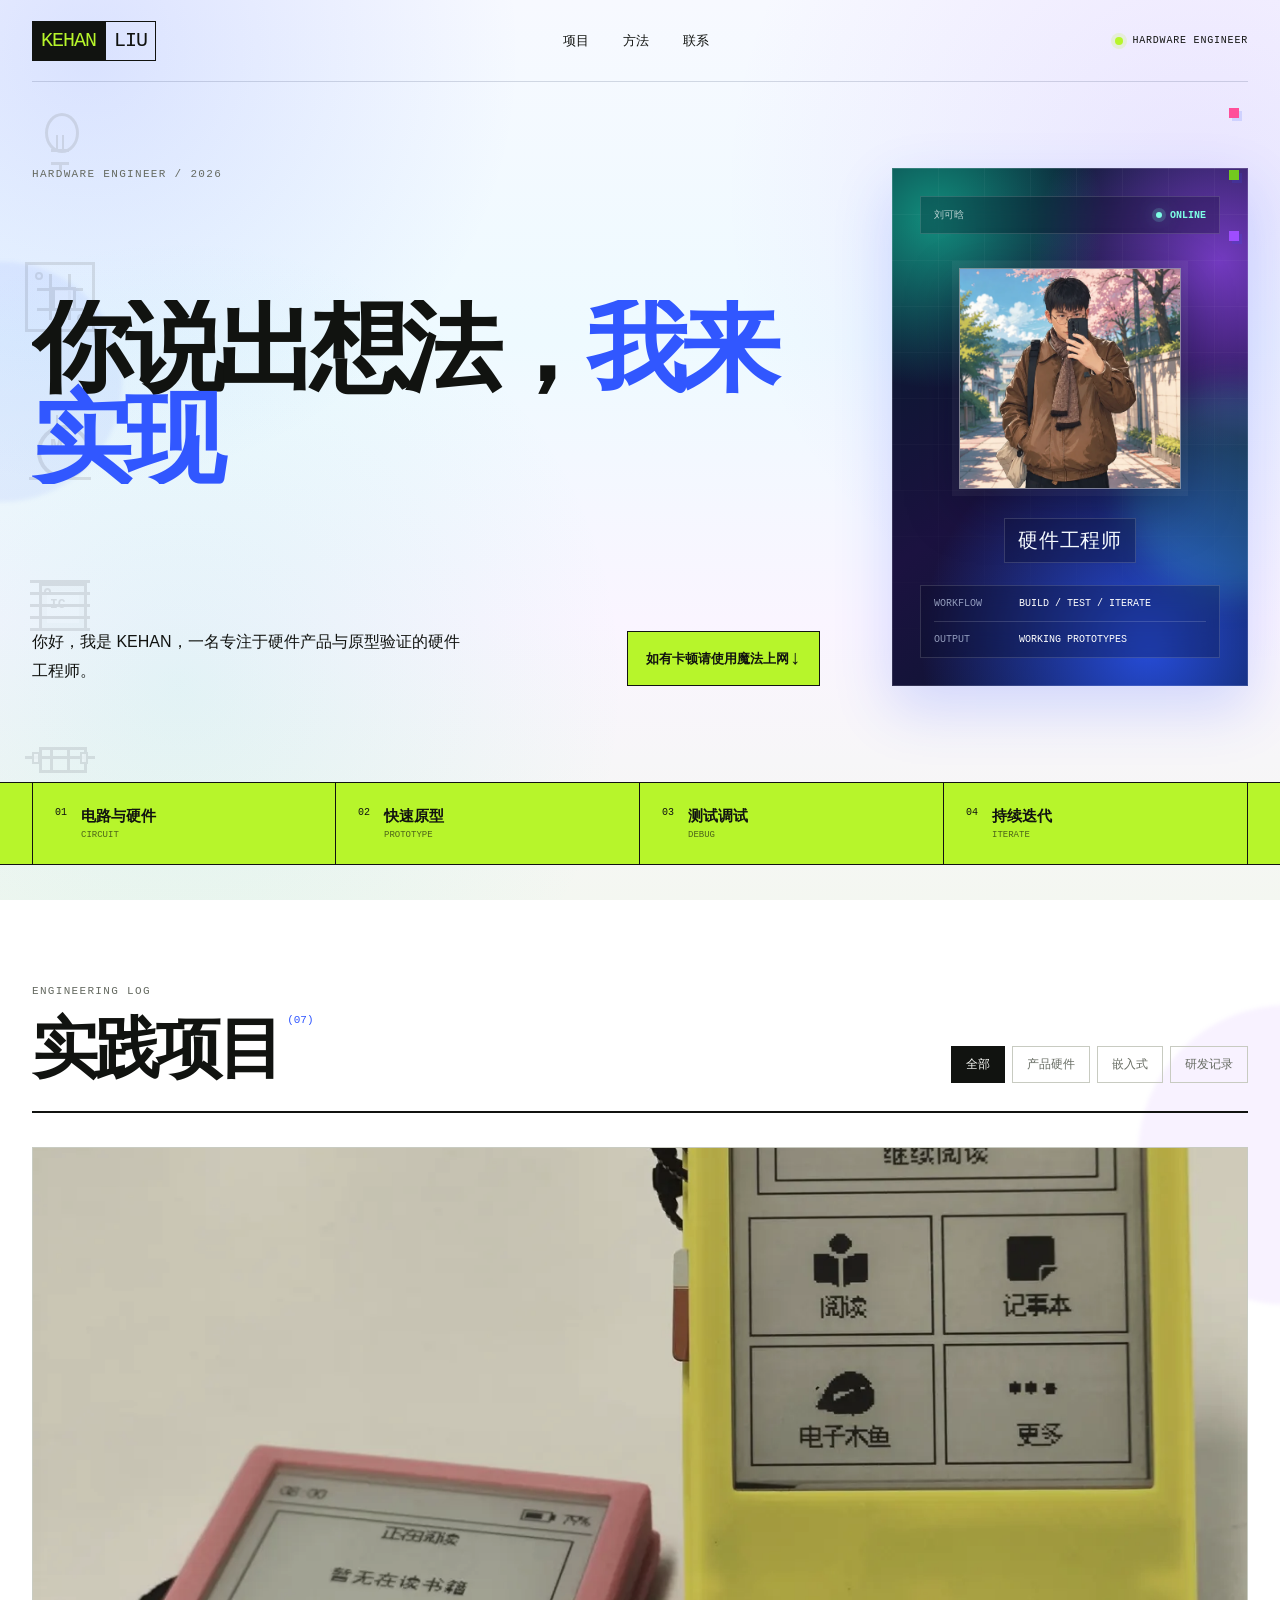
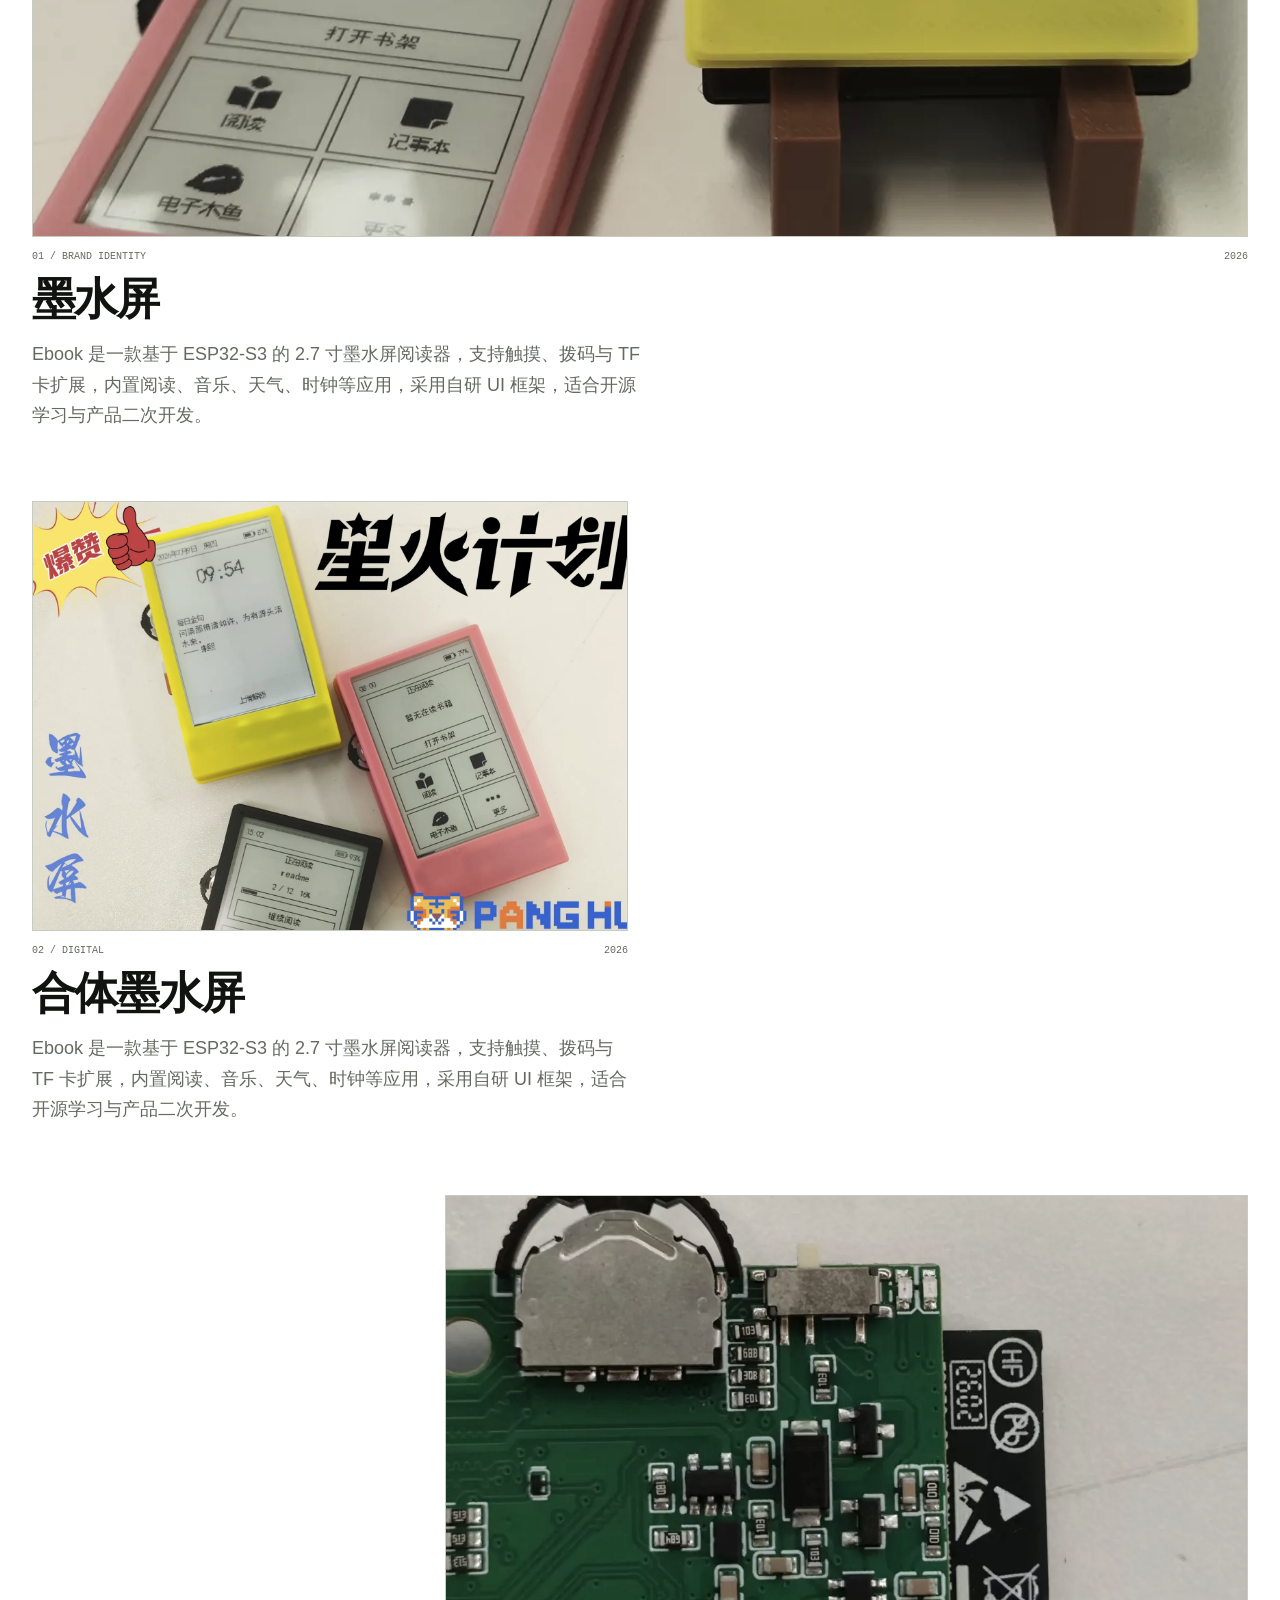
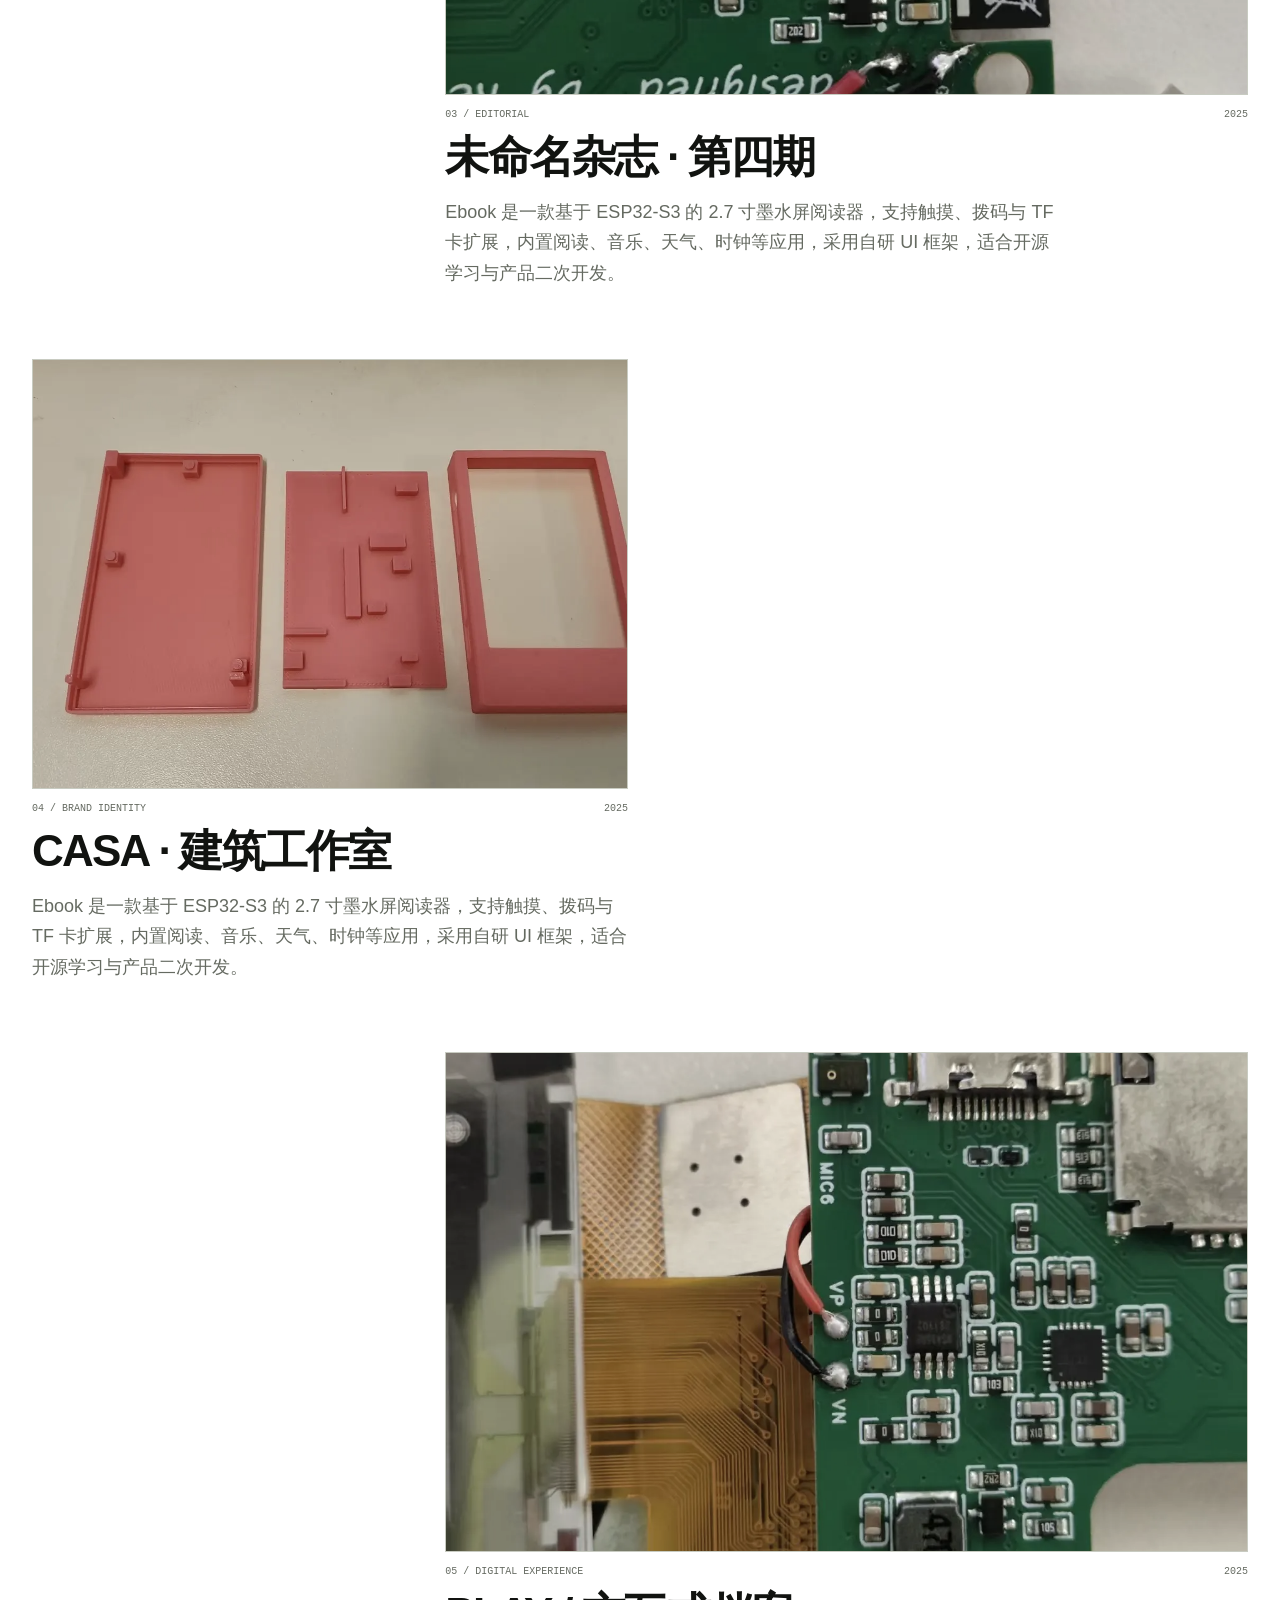
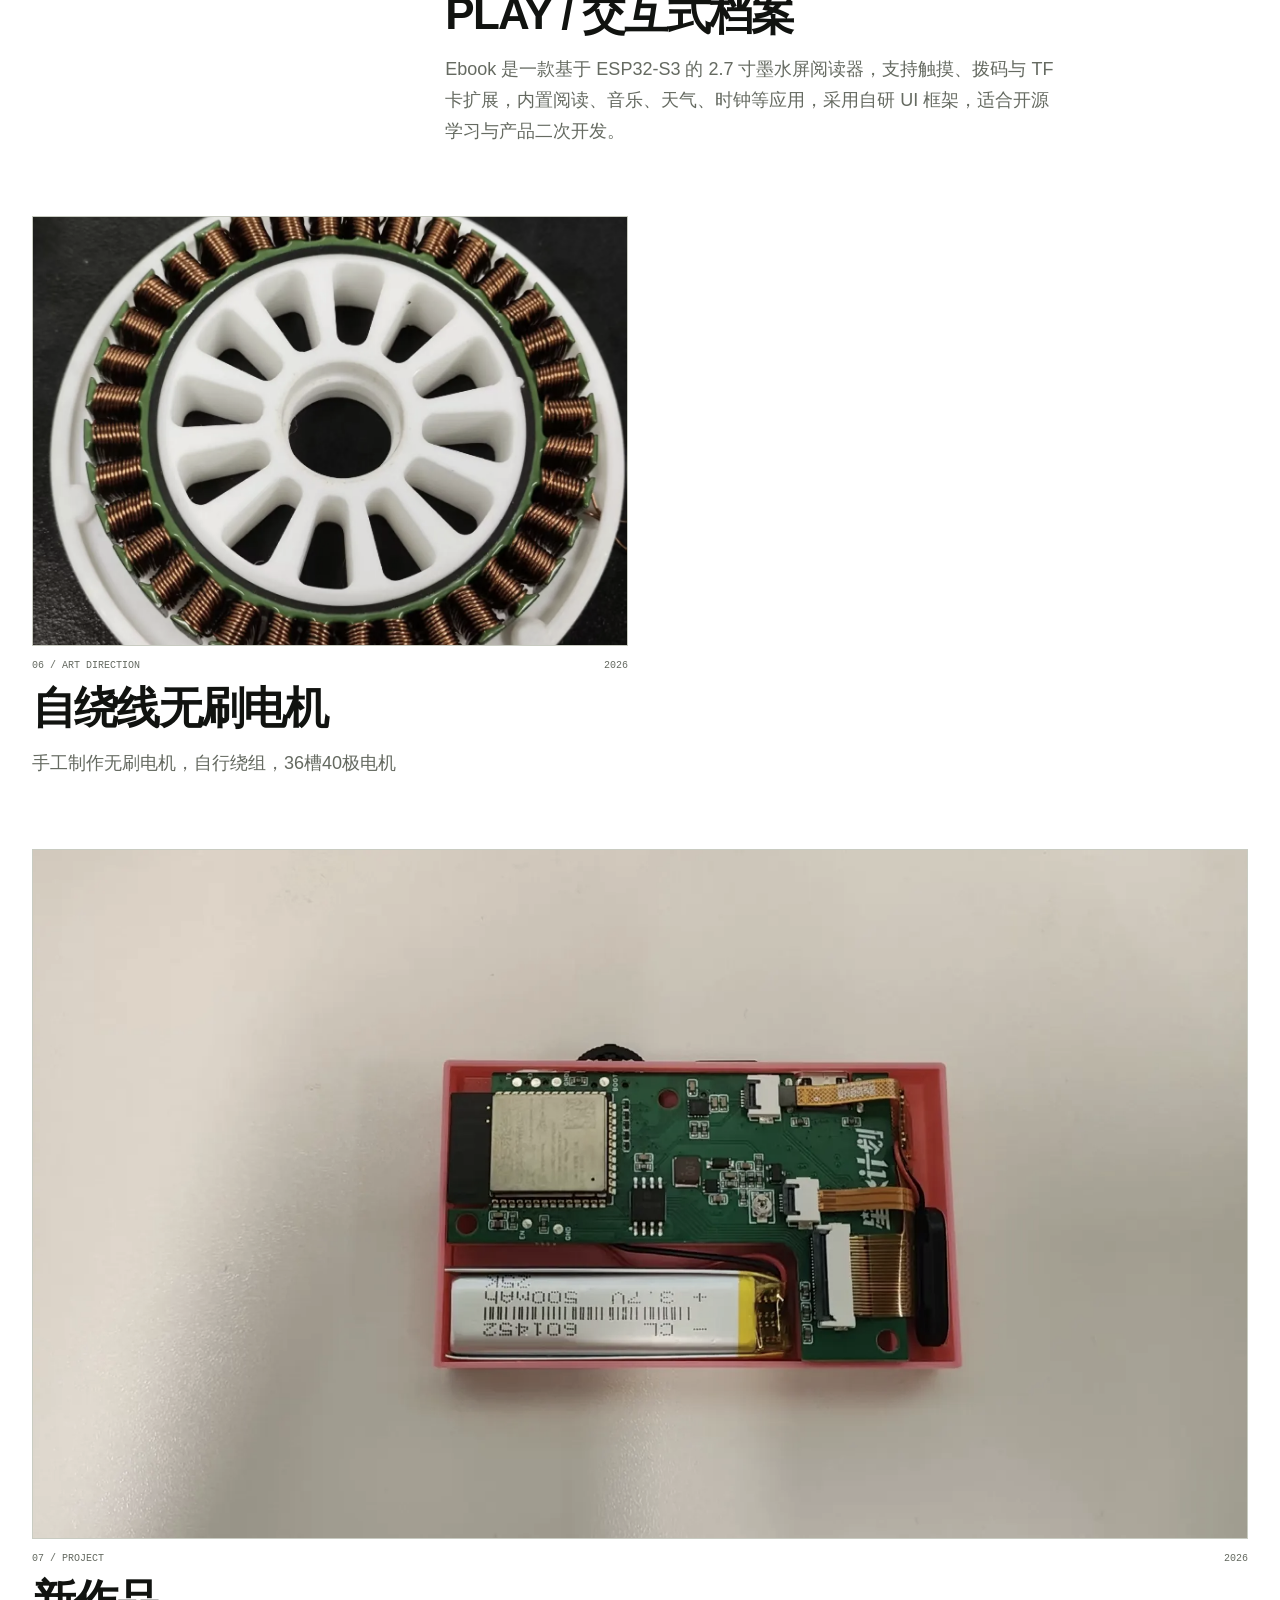
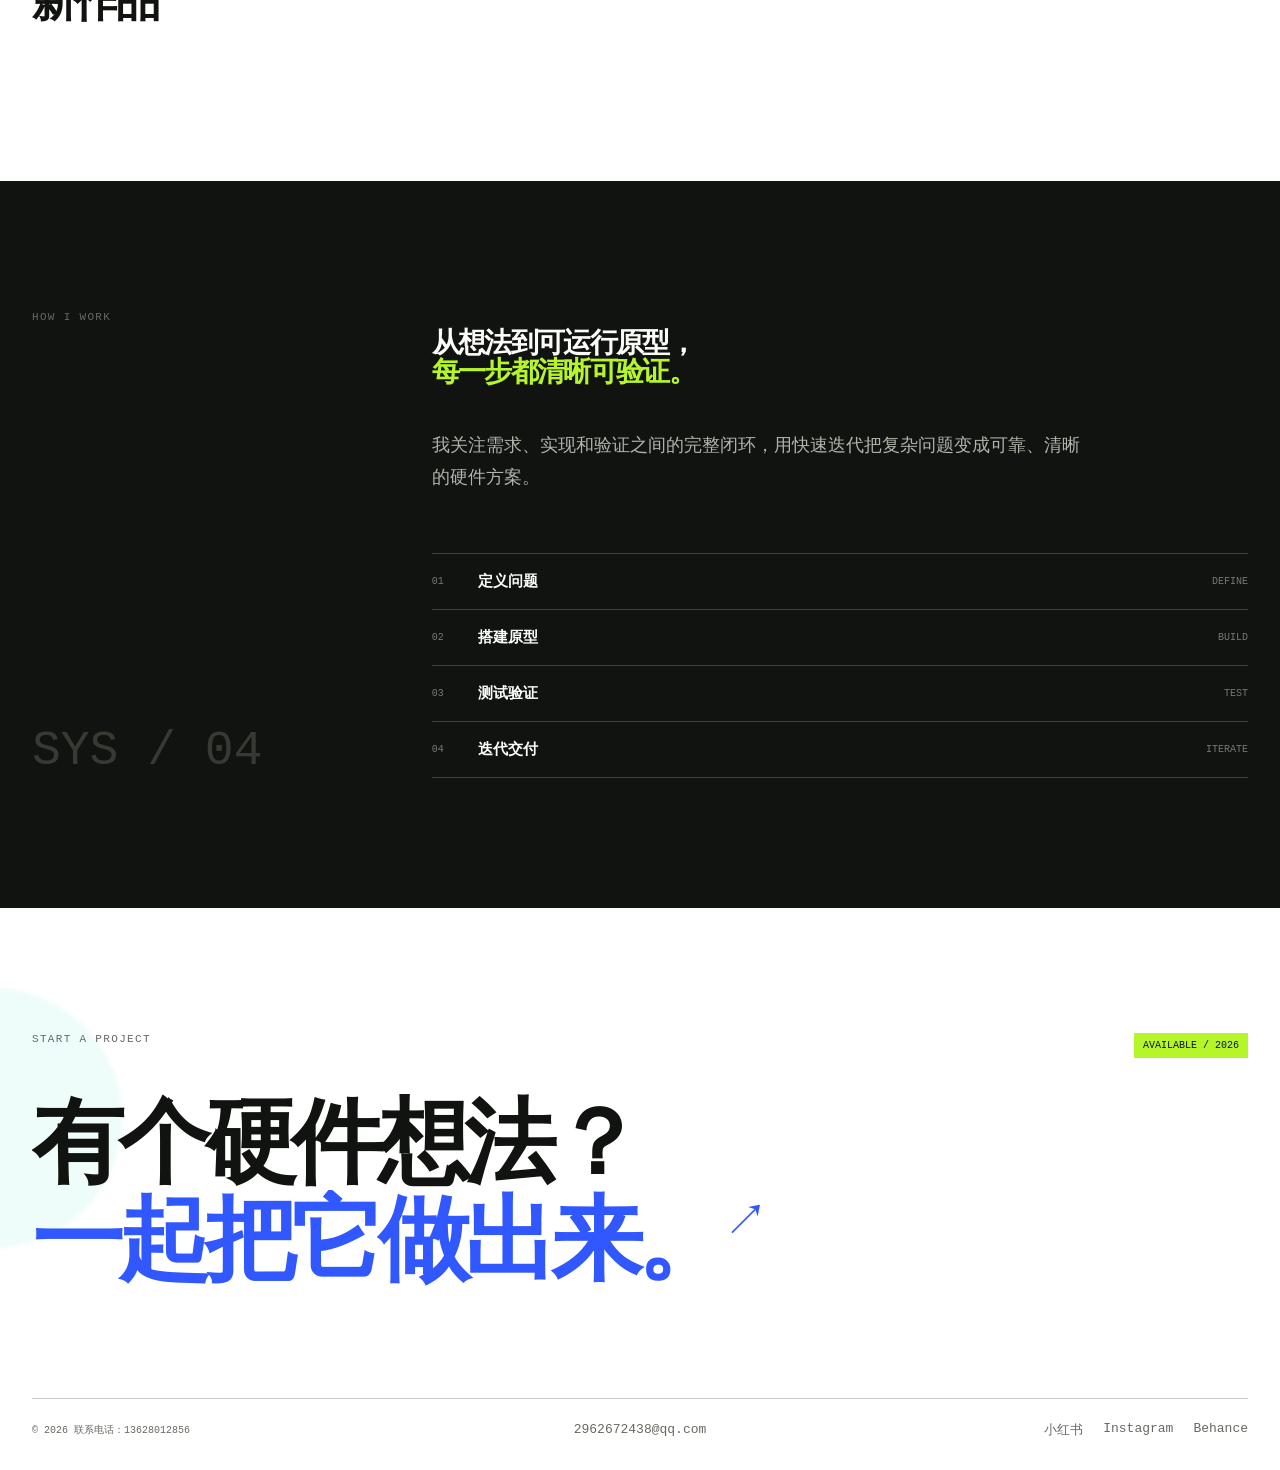
<file: index.html>
<!doctype html>
<html lang="zh-CN">
  <head>
    <meta charset="UTF-8" />
    <meta name="viewport" content="width=device-width, initial-scale=1.0" />
    <meta name="description" content="KEHAN 的硬件工程师个人作品集" />
    <meta name="theme-color" content="#101210" />
    <title>KEHAN — 硬件工程师作品集</title>
    <link rel="stylesheet" href="styles.css?v=20260804-1" />
    <link rel="stylesheet" href="content.css?v=20260805-2" />
  </head>
  <body>
    <div class="electronics-icons" aria-hidden="true"><span class="electronic-icon icon-bulb"><b></b><i></i></span><span class="electronic-icon icon-pcb"><b></b><i></i></span><span class="electronic-icon icon-motor"><b>M</b><i></i></span><span class="electronic-icon icon-chip"><b>IC</b><i></i></span><span class="electronic-icon icon-resistor"><b></b><i></i></span></div>
    <div class="scroll-pacman"><span class="scroll-track" aria-hidden="true"><i class="scroll-dot" style="top:0%"></i><i class="scroll-dot" style="top:9%"></i><i class="scroll-dot" style="top:18%"></i><i class="scroll-dot" style="top:27%"></i><i class="scroll-dot" style="top:36%"></i><i class="scroll-dot" style="top:45%"></i><i class="scroll-dot" style="top:55%"></i><i class="scroll-dot" style="top:64%"></i><i class="scroll-dot" style="top:73%"></i><i class="scroll-dot" style="top:82%"></i><i class="scroll-dot" style="top:91%"></i><i class="scroll-dot" style="top:100%"></i></span><button class="pixel-pacman" type="button" aria-label="显示项目查看提示"></button><span class="project-scroll-tip" role="status" aria-live="polite">点击项目可以查看详情</span><span class="pacman-firework" aria-hidden="true"><b style="--x:-72px;--y:-62px"></b><b style="--x:-38px;--y:-84px"></b><b style="--x:4px;--y:-92px"></b><b style="--x:48px;--y:-76px"></b><b style="--x:82px;--y:-42px"></b><b style="--x:90px;--y:4px"></b><b style="--x:68px;--y:54px"></b><b style="--x:26px;--y:82px"></b><b style="--x:-22px;--y:86px"></b><b style="--x:-66px;--y:60px"></b><b style="--x:-88px;--y:18px"></b><b style="--x:-92px;--y:-28px"></b></span></div>
    <header class="nav wrap">
      <a class="brand" href="#top" aria-label="回到首页"><span data-brand-primary>KH</span><b data-brand-secondary>//HW</b></a>
      <nav aria-label="主导航"><a href="#work" data-nav-work>项目</a><a href="#about" data-nav-about>方法</a><a href="#contact" data-nav-contact>联系</a></nav>
      <div class="nav-status"><i></i><span data-nav-status>HARDWARE ENGINEER</span></div>
    </header>

    <main id="top">
      <section class="hero wrap">
        <div class="hero-copy">
          <p class="eyebrow" data-eyebrow>HARDWARE ENGINEER / 2026</p>
          <h1 data-hero-title>把想法，<em>做成真实硬件。</em></h1>
          <div class="hero-intro">
            <p data-intro>你好，我是 KEHAN，一名专注于硬件产品与原型验证的硬件工程师。</p>
            <a class="primary-link" href="#work"><span data-hero-cta>查看项目</span> <b>↓</b></a>
          </div>
        </div>

        <aside class="engineer-card" aria-label="工程师信息概览">
          <div class="card-top"><span data-profile-label>PROFILE_01</span><span class="online"><i></i> <b data-profile-status>ONLINE</b></span></div>
          <div class="profile-portrait"><img class="profile-image" data-profile-image src="" alt="工程师头像" decoding="async" fetchpriority="high" hidden /><span aria-hidden="true"></span></div>
          <p class="profile-role" data-role>HARDWARE ENGINEER</p>
          <dl>
            <div><dt data-workflow-label>WORKFLOW</dt><dd data-workflow>BUILD / TEST / ITERATE</dd></div>
            <div><dt data-output-label>OUTPUT</dt><dd data-output>WORKING PROTOTYPES</dd></div>
          </dl>
        </aside>
      </section>

      <section class="capability-strip" aria-label="工作方向">
        <div class="wrap capability-grid">
          <div><span>01</span><strong>电路与硬件</strong><small>CIRCUIT</small></div>
          <div><span>02</span><strong>快速原型</strong><small>PROTOTYPE</small></div>
          <div><span>03</span><strong>测试调试</strong><small>DEBUG</small></div>
          <div><span>04</span><strong>持续迭代</strong><small>ITERATE</small></div>
        </div>
      </section>

      <section id="work" class="work wrap">
        <div class="section-heading">
          <div><p class="eyebrow" data-projects-eyebrow>ENGINEERING LOG</p><h2><span data-projects-title>项目记录</span><sup data-project-count>(00)</sup></h2></div>
          <div class="filters" aria-label="项目筛选"><button class="active" data-filter="all" data-filter-all>全部</button><button data-filter="brand" data-filter-brand>产品硬件</button><button data-filter="digital" data-filter-digital>嵌入式</button><button data-filter="editorial" data-filter-editorial>研发记录</button></div>
        </div>
        <div class="projects" id="projects" aria-live="polite"></div>
        <p class="load-error" id="load-error" hidden>内容暂时未能加载，请稍后刷新页面。</p>
      </section>

      <section id="about" class="about">
        <div class="wrap about-grid">
          <div class="about-lead"><p class="eyebrow" data-about-eyebrow>HOW I WORK</p><span class="about-code" data-about-code>SYS / 04</span></div>
          <div>
            <h2 data-about-title>从想法到可运行原型，<br /><em>每一步都清晰可验证。</em></h2>
            <p class="about-copy" data-about-copy>我关注需求、实现和验证之间的完整闭环，用快速迭代把复杂问题变成可靠、清晰的硬件方案。</p>
            <ol class="process-list">
              <li><span>01</span><b>定义问题</b><small>DEFINE</small></li>
              <li><span>02</span><b>搭建原型</b><small>BUILD</small></li>
              <li><span>03</span><b>测试验证</b><small>TEST</small></li>
              <li><span>04</span><b>迭代交付</b><small>ITERATE</small></li>
            </ol>
          </div>
        </div>
      </section>

      <section id="contact" class="contact wrap">
        <div class="contact-label"><p class="eyebrow" data-contact-eyebrow>START A PROJECT</p><span data-contact-status>AVAILABLE / 2026</span></div>
        <h2><span data-contact-title>有个硬件想法？</span><br /><a data-email-link href="mailto:hello@example.com"><span data-contact-cta>一起把它做出来。</span><b>↗</b></a></h2>
        <div class="contact-bottom"><span>© <span data-year>2026</span> <span data-name>KEHAN</span></span><a class="email-bottom" data-email-link href="mailto:hello@example.com"><span data-email>HELLO@EXAMPLE.COM</span></a><div id="social-links"></div></div>
      </section>
    </main>
    <script src="script.js?v=20260805-2"></script>
  </body>
</html>
</file>
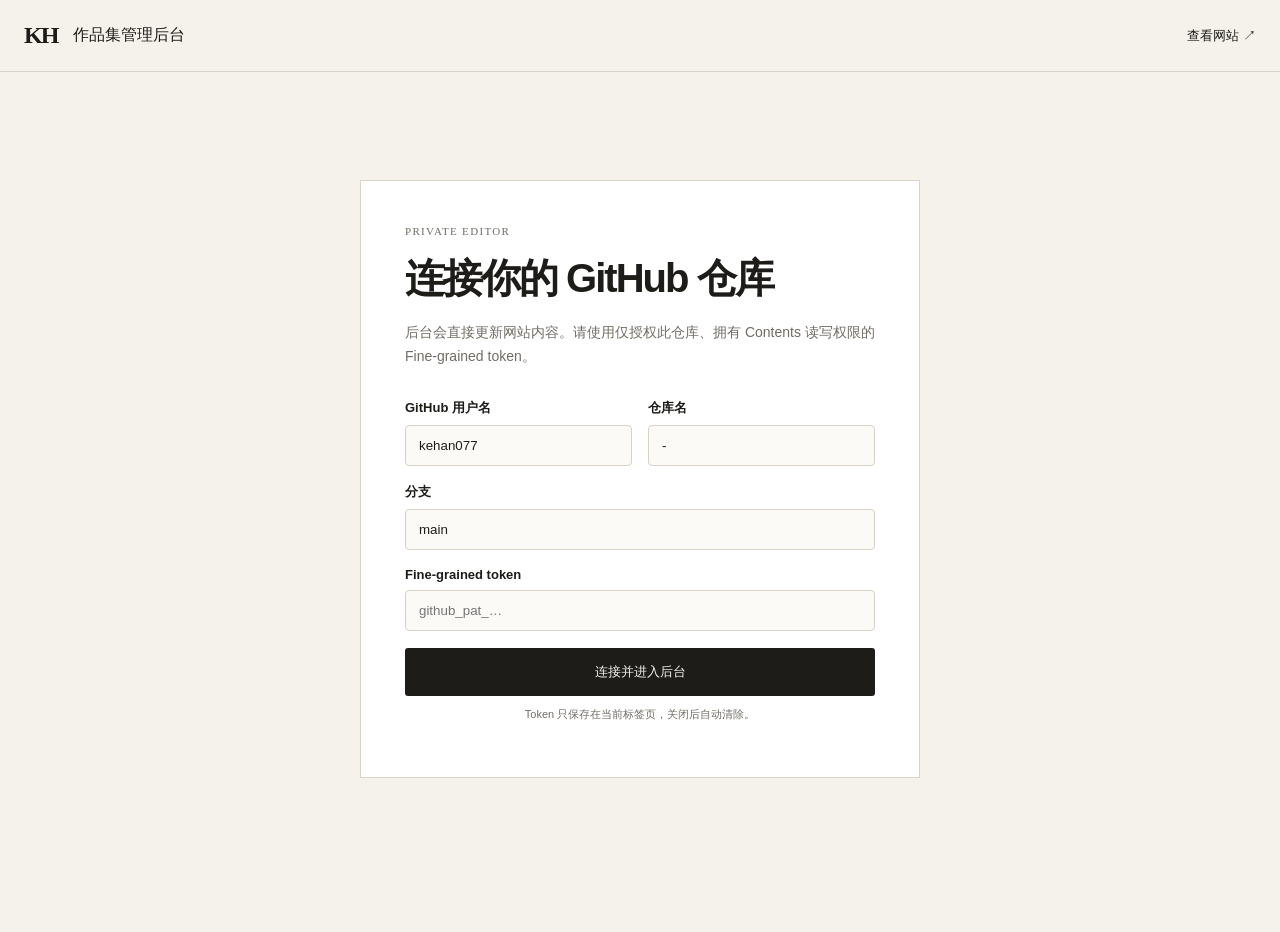
<file: admin.html>
<!doctype html>
<html lang="zh-CN">
  <head>
    <meta charset="UTF-8" />
    <meta name="viewport" content="width=device-width, initial-scale=1.0" />
    <meta name="robots" content="noindex,nofollow" />
    <title>作品集管理后台</title>
    <link rel="stylesheet" href="admin.css" />
  </head>
  <body>
    <header class="admin-header"><div><span class="logo">KH</span><span>作品集管理后台</span></div><div class="header-actions"><a href="./" target="_blank">查看网站 ↗</a><button id="logout" class="button ghost" hidden>退出</button></div></header>
    <main>
      <section id="login-view" class="login-card">
        <p class="kicker">PRIVATE EDITOR</p><h1>连接你的 GitHub 仓库</h1><p class="muted">后台会直接更新网站内容。请使用仅授权此仓库、拥有 Contents 读写权限的 Fine-grained token。</p>
        <form id="login-form"><div class="field-row"><label>GitHub 用户名<input name="owner" value="kehan077" required /></label><label>仓库名<input name="repo" value="-" required /></label></div><label>分支<input name="branch" value="main" required /></label><label>Fine-grained token<input name="token" type="password" autocomplete="off" placeholder="github_pat_…" required /></label><button class="button primary full" type="submit">连接并进入后台</button><p class="form-note">Token 只保存在当前标签页，关闭后自动清除。</p></form>
      </section>
      <section id="editor-view" hidden>
        <div class="editor-toolbar"><div><p class="kicker">CONTENT EDITOR</p><h1>编辑你的网站</h1></div><div class="toolbar-actions"><span id="status" role="status"></span><button id="save-all" class="button primary">保存并发布</button></div></div>
        <details class="panel site-panel"><summary><span><b>前台全部文字</b><small>品牌、导航、首页、能力、流程与联系方式</small></span><span>编辑 ↓</span></summary><div class="panel-body" id="site-form">
          <h3>网站与导航</h3><div class="field-row"><label>浏览器标题<input data-site="title" /></label><label>网页描述<input data-site="description" /></label></div><div class="field-row"><label>品牌主标识<input data-site="brandPrimary" /></label><label>品牌副标识<input data-site="brandSecondary" /></label></div><div class="field-row"><label>导航：项目<input data-site="navWork" /></label><label>导航：方法<input data-site="navAbout" /></label></div><div class="field-row"><label>导航：联系<input data-site="navContact" /></label><label>右上角身份<input data-site="navStatus" /></label></div>
          <h3>首页首屏</h3><div class="field-row"><label>顶部小标题<input data-site="eyebrow" /></label><label>查看项目按钮<input data-site="heroCta" /></label></div><label>首页大标题 <small>可用 &lt;em&gt;…&lt;/em&gt; 设置蓝色文字</small><textarea data-site="heroTitle" rows="2"></textarea></label><label>首页介绍<textarea data-site="intro" rows="3"></textarea></label>
          <h3>工程师信息卡</h3><div class="media-box"><div><img id="avatar-preview" class="media-preview" alt="头像预览" hidden /></div><div class="media-actions"><button id="upload-avatar" type="button" class="button secondary">上传头像图片</button><p>支持 JPG、PNG、WebP 或 GIF，建议使用正方形图片。</p><label>或填写头像网址<input data-site="profileImage" placeholder="media/avatar.jpg 或 https://…" /></label><label>头像说明<input data-site="profileImageAlt" placeholder="例如：KEHAN 的头像" /></label></div></div><div class="field-row"><label>卡片编号<input data-site="profileLabel" /></label><label>在线状态<input data-site="profileStatus" /></label></div><label>身份内容<input data-site="role" /></label><div class="field-row"><label>流程标签<input data-site="workflowLabel" /></label><label>流程内容<input data-site="workflow" /></label></div><div class="field-row"><label>交付标签<input data-site="outputLabel" /></label><label>交付内容<input data-site="output" /></label></div>
          <h3>字体大小</h3><p class="muted">单位为像素，已设置合理范围，手机端会自动限制过大的字号以保持排版。</p><div class="field-row"><label>导航文字<input data-site="fontNav" type="number" min="10" max="30" /></label><label>首页大标题<input data-site="fontHero" type="number" min="34" max="160" /></label></div><div class="field-row"><label>首页介绍<input data-site="fontIntro" type="number" min="12" max="32" /></label><label>区域大标题<input data-site="fontSection" type="number" min="28" max="100" /></label></div><div class="field-row"><label>作品标题<input data-site="fontProject" type="number" min="14" max="48" /></label><label>方法区标题<input data-site="fontAbout" type="number" min="28" max="100" /></label></div><div class="field-row"><label>正文文字<input data-site="fontBody" type="number" min="12" max="32" /></label><label>联系区标题<input data-site="fontContact" type="number" min="32" max="120" /></label></div><label>工程师卡文字<input data-site="fontCard" type="number" min="10" max="28" /></label>
          <h3>能力与项目区</h3><label>四项能力 <small>每行填写“名称 | 英文代码”</small><textarea id="capabilities" rows="4"></textarea></label><div class="field-row"><label>项目区小标题<input data-site="projectsEyebrow" /></label><label>项目区标题<input data-site="projectsTitle" /></label></div><div class="field-row"><label>筛选：全部<input data-site="filterAll" /></label><label>筛选：产品硬件<input data-site="filterBrand" /></label></div><div class="field-row"><label>筛选：嵌入式<input data-site="filterDigital" /></label><label>筛选：研发记录<input data-site="filterEditorial" /></label></div><label>有链接时的悬浮提示<input data-site="projectLinkLabel" /></label>
          <h3>方法与流程</h3><div class="field-row"><label>方法区小标题<input data-site="aboutEyebrow" /></label><label>方法区编号<input data-site="aboutCode" /></label></div><label>方法区标题 <small>可用 &lt;br&gt; 换行、&lt;em&gt;…&lt;/em&gt; 设置绿色文字</small><textarea data-site="aboutTitle" rows="3"></textarea></label><label>方法区正文<textarea data-site="aboutCopy" rows="4"></textarea></label><label>四个流程步骤 <small>每行填写“名称 | 英文代码”</small><textarea id="process-steps" rows="4"></textarea></label>
          <h3>联系与页脚</h3><div class="field-row"><label>联系区小标题<input data-site="contactEyebrow" /></label><label>联系状态<input data-site="contactStatus" /></label></div><div class="field-row"><label>联系区标题<input data-site="contactTitle" /></label><label>联系行动文字<input data-site="contactCta" /></label></div><div class="field-row"><label>姓名 / 品牌名<input data-site="name" /></label><label>联系邮箱<input data-site="email" type="email" /></label></div><label>社交链接 <small>每行填写“名称 | 链接”</small><textarea id="socials" rows="4"></textarea></label>
        </div></details>
        <div class="projects-heading"><div><h2>作品</h2><p>使用箭头调整作品的展示顺序。</p></div><button id="add-project" class="button secondary">＋ 新增作品</button></div>
        <div class="workspace"><aside id="project-list" class="project-list"></aside><section id="project-editor" class="panel project-editor"><div class="empty-editor"><span>←</span><p>选择一个作品开始编辑，或新增作品。</p></div></section></div>
      </section>
    </main>
    <input id="media-file" type="file" accept="image/jpeg,image/png,image/webp,image/gif,video/mp4,video/webm" hidden />
    <input id="hover-media-file" type="file" accept="image/jpeg,image/png,image/webp,image/gif" multiple hidden />
    <input id="avatar-file" type="file" accept="image/jpeg,image/png,image/webp,image/gif" hidden />
    <script src="admin.js?v=20260806-1"></script>
  </body>
</html>
</file>
<file: styles.css>
:root{--ink:#111310;--paper:#f1f2ed;--panel:#e3e5dd;--acid:#b7f52b;--blue:#3157ff;--line:#c8cbc1;--muted:#656a61;--white:#fbfcf8}*{box-sizing:border-box}html{scroll-behavior:smooth}body{margin:0;background:var(--paper);color:var(--ink);font-family:"Noto Sans SC",sans-serif;overflow-x:hidden}::selection{background:var(--acid);color:var(--ink)}.wrap{width:min(1240px,calc(100% - 64px));margin-inline:auto}.nav{height:82px;display:flex;align-items:center;justify-content:space-between;border-bottom:1px solid var(--line)}.brand{display:flex;align-items:center;color:inherit;text-decoration:none;font:500 20px/1 "DM Mono",monospace;letter-spacing:-.05em}.brand span{background:var(--ink);color:var(--acid);padding:10px 9px}.brand b{font-weight:500;border:1px solid var(--ink);padding:9px 8px}.nav nav{display:flex;gap:34px}.nav nav a,.contact-bottom a{color:inherit;text-decoration:none;font-size:13px}.nav nav a:hover{color:var(--blue)}.nav-status{display:flex;align-items:center;gap:9px;font:10px "DM Mono",monospace;letter-spacing:.08em}.nav-status i,.online i{width:8px;height:8px;border-radius:50%;background:var(--acid);box-shadow:0 0 0 4px rgba(183,245,43,.18)}.hero{min-height:700px;padding:86px 0 96px;display:grid;grid-template-columns:minmax(0,1.55fr) minmax(330px,.7fr);gap:72px;align-items:stretch}.hero-copy{display:flex;flex-direction:column;justify-content:space-between}.eyebrow{font:500 11px "DM Mono",monospace;letter-spacing:.12em;margin:0;color:var(--muted)}h1,h2,h3,p{margin-top:0}h1{max-width:820px;margin:45px 0 70px;font-size:clamp(58px,8vw,118px);letter-spacing:-.075em;line-height:.92;font-weight:900}em{font:inherit;color:var(--blue)}.hero-intro{display:flex;align-items:end;justify-content:space-between;gap:32px}.hero-intro p{max-width:440px;margin:0;font-size:16px;line-height:1.75}.primary-link{display:flex;align-items:center;justify-content:space-between;min-width:190px;padding:15px 18px;background:var(--acid);color:var(--ink);text-decoration:none;font-size:13px;font-weight:700;border:1px solid var(--ink);transition:.2s}.primary-link:hover{transform:translate(-4px,-4px);box-shadow:4px 4px 0 var(--ink)}.primary-link span{font:20px "DM Mono",monospace}.engineer-card{position:relative;overflow:hidden;background:var(--ink);color:var(--white);padding:24px;display:flex;min-height:500px;flex-direction:column;justify-content:space-between}.board-grid{position:absolute;inset:0;opacity:.12;background-image:linear-gradient(rgba(255,255,255,.15) 1px,transparent 1px),linear-gradient(90deg,rgba(255,255,255,.15) 1px,transparent 1px);background-size:36px 36px}.board-grid i{position:absolute;width:10px;height:10px;border:1px solid var(--acid);border-radius:50%}.board-grid i:nth-child(1){left:18%;top:22%}.board-grid i:nth-child(2){left:64%;top:17%}.board-grid i:nth-child(3){left:78%;top:46%}.board-grid i:nth-child(4){left:30%;top:59%}.board-grid i:nth-child(5){left:58%;top:74%}.board-grid i:nth-child(6){left:15%;top:83%}.card-top,.engineer-card dl,.chip-mark{position:relative;z-index:1}.card-top{display:flex;justify-content:space-between;font:10px "DM Mono",monospace;color:#adb2a7}.online{display:flex;align-items:center;gap:8px;color:var(--acid)}.online i{display:block;width:6px;height:6px}.chip-mark{margin:auto;display:grid;place-items:center;width:160px;height:160px;border:1px solid #5a6055;box-shadow:inset 0 0 0 12px #1d211c,0 0 0 1px var(--acid)}.chip-mark:before,.chip-mark:after{content:"";position:absolute;background:var(--acid)}.chip-mark:before{width:210px;height:1px}.chip-mark:after{height:210px;width:1px}.chip-mark span{font:500 54px "DM Mono",monospace;letter-spacing:-.12em;z-index:1}.chip-mark small{position:absolute;bottom:12px;font:9px "DM Mono",monospace;color:var(--acid)}.engineer-card dl{margin:0}.engineer-card dl div{display:grid;grid-template-columns:85px 1fr;padding:12px 0;border-top:1px solid #343a32;font:10px "DM Mono",monospace}.engineer-card dt{color:#777e73}.engineer-card dd{margin:0;color:#eef1e9}.capability-strip{background:var(--acid);border-block:1px solid var(--ink)}.capability-grid{display:grid;grid-template-columns:repeat(4,1fr)}.capability-grid>div{position:relative;padding:24px 22px;border-right:1px solid var(--ink);display:grid;grid-template-columns:auto 1fr;gap:4px 14px}.capability-grid>div:first-child{border-left:1px solid var(--ink)}.capability-grid span{font:10px "DM Mono",monospace}.capability-grid strong{font-size:15px}.capability-grid small{grid-column:2;font:9px "DM Mono",monospace;color:#4d6418}.work{padding:120px 0 150px}.section-heading{display:flex;justify-content:space-between;align-items:end;padding-bottom:28px;border-bottom:2px solid var(--ink)}h2{font-size:clamp(38px,5vw,66px);letter-spacing:-.06em;line-height:1.05;margin:17px 0 0}h2 sup{font:11px "DM Mono",monospace;letter-spacing:0;vertical-align:top;margin-left:7px;color:var(--blue)}.filters{display:flex;gap:7px}.filters button{font:12px "Noto Sans SC",sans-serif;background:transparent;border:1px solid var(--line);padding:9px 14px;cursor:pointer;color:var(--muted)}.filters button.active,.filters button:hover{background:var(--ink);color:var(--white);border-color:var(--ink)}.projects{display:grid;grid-template-columns:repeat(12,1fr);gap:70px 24px;padding-top:34px}.project{grid-column:span 6}.project-large{grid-column:span 12}.project-wide{grid-column:5/span 8}.project-image{position:relative;height:430px;overflow:hidden;background:var(--panel);border:1px solid var(--line)}.project-large .project-image{height:min(58vw,690px)}.project-wide .project-image{height:500px}.project-image:after{content:"VIEW PROJECT ↗";position:absolute;right:0;bottom:0;padding:10px 12px;background:var(--acid);color:var(--ink);font:9px "DM Mono",monospace;transform:translateY(100%);transition:.25s}.project:hover .project-image:after{transform:none}.project-image img{width:100%;height:100%;object-fit:cover;display:block;filter:saturate(.72) contrast(1.03);transition:transform .55s cubic-bezier(.2,.7,.2,1),filter .3s}.project:hover img{transform:scale(1.035);filter:saturate(1)}.project-meta{display:flex;justify-content:space-between;font:10px "DM Mono",monospace;color:var(--muted);margin-top:14px}.project h3{font-size:22px;letter-spacing:-.04em;margin:8px 0 0}.about{background:var(--ink);color:var(--white);padding:130px 0}.about-grid{display:grid;grid-template-columns:.55fr 1.45fr;gap:90px}.about-lead{display:flex;flex-direction:column;justify-content:space-between;min-height:160px}.about-code{font:48px "DM Mono",monospace;color:#353b33}.about h2{max-width:820px;font-size:clamp(38px,5vw,66px)}.about h2 em{color:var(--acid)}.about-copy{max-width:650px;line-height:1.9;margin:42px 0 60px;color:#afb5aa}.process-list{padding:0;margin:0;list-style:none;border-top:1px solid #3c4239}.process-list li{display:grid;grid-template-columns:46px 1fr auto;align-items:center;padding:18px 0;border-bottom:1px solid #3c4239}.process-list span,.process-list small{font:10px "DM Mono",monospace;color:#737b70}.process-list b{font-size:15px}.contact{padding:125px 0 30px}.contact-label{display:flex;justify-content:space-between}.contact-label>span{font:10px "DM Mono",monospace;background:var(--acid);padding:7px 9px}.contact h2{font-size:clamp(47px,7vw,92px);margin-top:36px;max-width:1050px}.contact h2 a{color:var(--blue);text-decoration:none}.contact h2 span{font:44px "DM Mono",monospace;vertical-align:top}.contact-bottom{border-top:1px solid var(--line);margin-top:110px;padding-top:22px;display:grid;grid-template-columns:1fr auto 1fr;align-items:center;color:var(--muted);font:10px "DM Mono",monospace}.contact-bottom .email-bottom{justify-self:center}.contact-bottom #social-links{justify-self:end;display:flex;gap:20px}@media(max-width:820px){.wrap{width:calc(100% - 36px)}.nav{height:70px}.nav nav{display:none}.nav-status span{display:none}.hero{min-height:0;padding:65px 0 76px;grid-template-columns:1fr;gap:52px}.hero-intro{align-items:start;flex-direction:column}.engineer-card{min-height:440px}.capability-grid{grid-template-columns:repeat(2,1fr)}.capability-grid>div:nth-child(3){border-left:1px solid var(--ink);border-top:1px solid var(--ink)}.capability-grid>div:nth-child(4){border-top:1px solid var(--ink)}.work{padding:85px 0 100px}.section-heading{align-items:start;gap:26px;flex-direction:column}.filters{flex-wrap:wrap}.projects{display:block;padding-top:28px}.project{margin-bottom:58px}.project-wide{width:auto}.project-image,.project-large .project-image,.project-wide .project-image{height:78vw;max-height:520px}.about{padding:90px 0}.about-grid{grid-template-columns:1fr;gap:42px}.about-lead{min-height:0;flex-direction:row}.about-code{font-size:28px}.contact{padding-top:90px}.contact-bottom{margin-top:80px;grid-template-columns:1fr auto}.contact-bottom .email-bottom{display:none}.contact-bottom #social-links{gap:12px}}@media(max-width:480px){h1{font-size:52px}.capability-grid>div{padding:18px 12px;gap:3px 8px}.capability-grid strong{font-size:13px}.engineer-card{padding:18px}.chip-mark{width:130px;height:130px}.filters button{font-size:11px;padding:8px 10px}.contact h2 span{font-size:30px}}
</file>
<file: content.css>
.project{color:inherit;display:block}
.project-card{position:relative;color:inherit;text-decoration:none;display:block}
.project-image video{display:block;width:100%;height:100%;object-fit:cover;background:var(--ink)}
.project-description{max-width:620px;margin:10px 0 0;color:var(--muted);font-size:var(--font-body,13px);line-height:1.7}
.empty-state,.load-error{grid-column:1/-1;margin:30px 0;color:var(--muted);font-size:14px}
.contact-bottom #social-links{display:flex;gap:20px}
.project-image:after{content:attr(data-link-label)}
.project-no-link .project-image:after{display:none}
.project-hover-gallery{display:none}
@media(min-width:1100px) and (hover:hover) and (pointer:fine){
  .projects{overflow:visible}
  .project{position:relative;z-index:1}
  .project:hover,.project:focus-within{z-index:8}
  .project-hover-gallery{position:absolute;top:clamp(46px,7vw,105px);z-index:5;display:flex;width:var(--preview-gallery-width,260px);flex-direction:column;gap:18px;pointer-events:none;transition:transform .85s cubic-bezier(.18,.75,.2,1)}
  .project-hover-gallery img{display:block;width:var(--preview-width,260px);height:var(--preview-height,185px);object-fit:cover;border:1px solid rgba(17,19,16,.55);box-shadow:0 22px 52px rgba(25,30,60,.25);opacity:0;filter:saturate(.9);transform:translateY(18px) scale(.94) rotate(var(--preview-rotation,0deg));transition:opacity .5s ease,transform .85s cubic-bezier(.18,.75,.2,1),filter .55s ease}
  .project-hover-gallery img+img{margin-left:18px}
  .project-preview-left .project-hover-gallery{left:0;transform:translate(12%,18px)}
  .project-preview-right .project-hover-gallery{right:18px;transform:translate(-12%,18px)}
  .project-preview-left .project-card:hover .project-hover-gallery,.project-preview-left .project-card:focus-visible .project-hover-gallery{transform:translate(calc(-74% - 12px),0)}
  .project-preview-right .project-card:hover .project-hover-gallery,.project-preview-right .project-card:focus-visible .project-hover-gallery{transform:translate(calc(74% + 12px),0)}
  .project-card:hover .project-hover-gallery img,.project-card:focus-visible .project-hover-gallery img{opacity:1;filter:saturate(1.05);transform:translateY(0) scale(1) rotate(var(--preview-rotation,0deg))}
  .project-hover-gallery img:first-child{transition-delay:.08s}
  .project-hover-gallery img+img{transition-delay:0s}
  .project-card:hover .project-hover-gallery img:first-child,.project-card:focus-visible .project-hover-gallery img:first-child{transition-delay:.05s}
  .project-card:hover .project-hover-gallery img+img,.project-card:focus-visible .project-hover-gallery img+img{transition-delay:.25s}
  .project-preview-left .project-hover-gallery img:first-child{--preview-rotation:-2.5deg}
  .project-preview-left .project-hover-gallery img+img{--preview-rotation:2deg}
  .project-preview-right .project-hover-gallery img:first-child{--preview-rotation:2.5deg}
  .project-preview-right .project-hover-gallery img+img{--preview-rotation:-2deg}
  .project h3,.project-description{transition:margin .65s cubic-bezier(.18,.75,.2,1),max-width .65s cubic-bezier(.18,.75,.2,1)}
  .project h3{max-width:100%}
  .project-preview-left:hover h3,.project-preview-left:focus-within h3,.project-preview-left:hover .project-description,.project-preview-left:focus-within .project-description{margin-left:var(--preview-text-offset,104px);max-width:calc(100% - var(--preview-text-offset,104px))}
  .project-preview-right:hover h3,.project-preview-right:focus-within h3,.project-preview-right:hover .project-description,.project-preview-right:focus-within .project-description{margin-right:var(--preview-text-offset,104px);max-width:calc(100% - var(--preview-text-offset,104px))}
}
.nav,main{position:relative;z-index:1}
.electronics-icons{position:fixed;z-index:0;left:22px;top:12vh;height:76vh;width:76px;display:flex;flex-direction:column;align-items:center;justify-content:space-between;pointer-events:none;color:#9da3aa;opacity:.3;transform:translateZ(0)}
.electronic-icon{position:relative;display:block;width:70px;height:70px}.icon-bulb:before{content:"";position:absolute;left:20px;top:5px;width:28px;height:34px;border:3px solid currentColor;border-radius:50%}.icon-bulb:after{content:"";position:absolute;left:26px;top:41px;width:18px;height:10px;border-block:3px solid currentColor}.icon-bulb b{position:absolute;left:31px;top:27px;width:8px;height:14px;border-left:2px solid currentColor;border-right:2px solid currentColor}.icon-bulb i{position:absolute;left:34px;top:54px;width:3px;height:8px;background:currentColor}
.icon-pcb{border:3px solid currentColor}.icon-pcb:before{content:"";position:absolute;inset:9px;background:linear-gradient(90deg,transparent 0 12px,currentColor 12px 15px,transparent 15px 31px,currentColor 31px 34px,transparent 34px),linear-gradient(0deg,transparent 0 9px,currentColor 9px 12px,transparent 12px 29px,currentColor 29px 32px,transparent 32px)}.icon-pcb:after{content:"";position:absolute;left:24px;top:22px;width:18px;height:18px;border:3px solid currentColor;background:rgba(247,249,255,.75)}.icon-pcb b,.icon-pcb i{position:absolute;width:8px;height:8px;border:2px solid currentColor;border-radius:50%}.icon-pcb b{left:7px;top:7px}.icon-pcb i{right:7px;bottom:7px}
.icon-motor:before{content:"";position:absolute;left:12px;top:10px;width:46px;height:46px;border:4px solid currentColor;border-radius:50%}.icon-motor:after{content:"";position:absolute;left:31px;top:0;width:8px;height:12px;border-inline:2px solid currentColor}.icon-motor b{position:absolute;left:25px;top:23px;font:700 22px/1 "DM Mono",monospace}.icon-motor i{position:absolute;left:4px;right:4px;bottom:5px;height:3px;background:currentColor}
.icon-chip:before{content:"";position:absolute;left:14px;top:14px;width:42px;height:42px;border:3px solid currentColor;box-shadow:inset 0 0 0 5px rgba(157,163,170,.12)}.icon-chip:after{content:"";position:absolute;left:5px;top:8px;width:60px;height:54px;background:repeating-linear-gradient(0deg,currentColor 0 3px,transparent 3px 12px);z-index:-1}.icon-chip b{position:absolute;left:25px;top:28px;font:600 13px "DM Mono",monospace}.icon-chip i{position:absolute;left:19px;top:19px;width:7px;height:7px;border:2px solid currentColor;border-radius:50%}
.icon-resistor:before{content:"";position:absolute;left:14px;top:25px;width:42px;height:20px;border:3px solid currentColor;background:repeating-linear-gradient(90deg,transparent 0 8px,currentColor 8px 11px,transparent 11px 17px)}.icon-resistor:after{content:"";position:absolute;left:0;right:0;top:34px;height:3px;background:currentColor;z-index:-1}.icon-resistor b,.icon-resistor i{position:absolute;top:30px;width:8px;height:12px;background:rgba(247,249,255,.8);border:2px solid currentColor}.icon-resistor b{left:7px}.icon-resistor i{right:7px}
.scroll-pacman{position:fixed;z-index:30;right:10px;top:12vh;bottom:12vh;width:72px;pointer-events:none}
.scroll-track{position:absolute;left:31px;top:0;bottom:0;width:10px}
.scroll-dot{position:absolute;left:0;width:10px;height:10px;background:#3157ff;box-shadow:3px 3px 0 rgba(49,87,255,.15);opacity:0;transform:scale(.35);transition:opacity 1s ease,transform .8s steps(4,end)}
.scroll-dot.visible{opacity:1;transform:scale(1)}.scroll-dot.eaten{opacity:0;transform:scale(.15);transition:none}
.pixel-pacman{position:absolute;left:4px;top:0;width:64px;height:64px;padding:0;border:0;background:#ffd928;clip-path:polygon(18% 0,82% 0,100% 18%,100% 78%,82% 96%,68% 96%,50% 60%,32% 96%,18% 96%,0 78%,0 18%);filter:drop-shadow(6px 0 #ff4f9a) drop-shadow(-6px 0 #20d9bd) drop-shadow(0 7px #111310);transition:transform .12s linear;image-rendering:pixelated;pointer-events:auto;cursor:pointer}
.pixel-pacman:before{content:"";position:absolute;left:12px;top:15px;width:9px;height:9px;background:#111310}
.project-scroll-tip{position:absolute;right:82px;top:5px;width:max-content;min-width:238px;max-width:calc(100vw - 120px);padding:11px 18px;color:#162574;background:rgba(255,255,255,.96);border:3px solid #3157ff;box-shadow:5px 5px 0 #ff4f9a;font:700 18px/1.35 "KaiTi","STKaiti","Noto Sans SC",sans-serif;letter-spacing:.04em;text-align:center;opacity:0;visibility:hidden;transition:opacity .28s ease,visibility 0s linear .28s;white-space:nowrap;pointer-events:none}.project-scroll-tip:after{content:"";position:absolute;right:-13px;top:15px;width:18px;height:18px;background:#fff;border-top:3px solid #3157ff;border-right:3px solid #3157ff;transform:rotate(45deg)}.project-scroll-tip.show{opacity:1;visibility:visible;transition-delay:0s;animation:anime-tip-pop .45s steps(4,end)}
.scroll-pacman.is-scrolling:not(.celebrate) .pixel-pacman{animation:pixel-chomp-down .24s steps(2,end) infinite}.scroll-pacman.celebrate .pixel-pacman{animation:pacman-pop .36s steps(3,end) forwards}
.pacman-firework{position:absolute;left:36px;top:32px;width:0;height:0;transition:transform .12s linear}.pacman-firework b{position:absolute;width:10px;height:10px;background:#3157ff;opacity:0}.pacman-firework b:nth-child(3n+2){background:#ff4f9a}.pacman-firework b:nth-child(3n){background:#20d9bd}.scroll-pacman.celebrate .pacman-firework b{animation:firework-burst 1.25s cubic-bezier(.15,.65,.2,1) forwards}
@keyframes pixel-chomp-down{50%{clip-path:polygon(18% 0,82% 0,100% 18%,100% 78%,82% 96%,58% 96%,50% 82%,42% 96%,18% 96%,0 78%,0 18%)}}@keyframes anime-tip-pop{0%{opacity:0}35%{opacity:1}55%{filter:brightness(1.25)}100%{opacity:1;filter:none}}@keyframes pacman-pop{0%{opacity:1;filter:drop-shadow(6px 0 #ff4f9a) drop-shadow(-6px 0 #20d9bd)}55%{opacity:1;filter:brightness(2.2)}100%{opacity:0;filter:blur(4px)}}@keyframes firework-burst{0%{opacity:1;transform:translate(0,0) scale(1)}72%{opacity:1}100%{opacity:0;transform:translate(var(--x),var(--y)) scale(.25)}}
@keyframes company-title-reveal{0%{opacity:0;clip-path:inset(100% 0 0);transform:translateY(46px) skewY(2deg);filter:blur(9px)}100%{opacity:1;clip-path:inset(0);transform:none;filter:none}}@keyframes company-copy-reveal{0%{opacity:0;transform:translateY(28px);filter:blur(7px)}100%{opacity:1;transform:none;filter:none}}@keyframes company-card-reveal{0%{opacity:0;transform:translate(32px,18px) scale(.955);filter:blur(10px)}100%{opacity:1;transform:none;filter:none}}@keyframes company-section-reveal{0%{opacity:0;transform:translateY(34px);clip-path:inset(0 0 100%)}100%{opacity:1;transform:none;clip-path:inset(0)}}
@media(prefers-reduced-motion:no-preference){.hero h1{animation:company-title-reveal .95s cubic-bezier(.16,1,.3,1) .12s both}.hero-intro{animation:company-copy-reveal .8s cubic-bezier(.16,1,.3,1) .88s both}.engineer-card{animation:company-card-reveal 1s cubic-bezier(.16,1,.3,1) 1.55s both}.work .section-heading{animation:company-section-reveal .85s cubic-bezier(.16,1,.3,1) 2.35s both}}
@media(max-width:1099px),(prefers-reduced-motion:reduce){.electronics-icons,.scroll-pacman{display:none}}
.primary-link>span{font:inherit}
.primary-link>b{font:20px "DM Mono",monospace;font-weight:400}
.contact h2>span,.contact h2 a>span{font:inherit;vertical-align:baseline}
.contact h2 a>b{font:44px "DM Mono",monospace;font-weight:400;vertical-align:top}

body{background:radial-gradient(circle at 7% 6%,rgba(49,87,255,.14),transparent 27rem),radial-gradient(circle at 94% 21%,rgba(159,77,255,.12),transparent 30rem),radial-gradient(circle at 14% 76%,rgba(29,214,190,.1),transparent 28rem),linear-gradient(180deg,#f7f9ff 0%,#eefaff 38%,#faf5ff 69%,#f4f7f1 100%);background-attachment:fixed}
.nav{border-bottom-color:rgba(77,90,130,.22)}
.hero,.work,.contact{position:relative}
.hero:before,.work:before,.contact:before{content:"";position:absolute;z-index:-1;pointer-events:none;border-radius:50%;filter:blur(2px)}
.hero:before{width:240px;height:240px;left:-150px;top:180px;background:rgba(63,102,255,.08)}
.work:before{width:300px;height:300px;right:-190px;top:140px;background:rgba(159,77,255,.075)}
.contact:before{width:260px;height:260px;left:-170px;top:80px;background:rgba(29,214,190,.075)}

.engineer-card{isolation:isolate;padding:28px;gap:22px;background:radial-gradient(circle at 12% 10%,rgba(29,255,205,.5),transparent 30%),radial-gradient(circle at 92% 18%,rgba(159,77,255,.68),transparent 35%),radial-gradient(circle at 72% 92%,rgba(44,89,255,.82),transparent 42%),linear-gradient(145deg,#071c2d 8%,#1b1240 52%,#07152c 100%);box-shadow:inset 0 0 0 1px rgba(255,255,255,.13),0 22px 55px rgba(49,87,255,.2)}
.engineer-card:before{content:"";position:absolute;z-index:0;inset:0;pointer-events:none;background-image:linear-gradient(rgba(255,255,255,.065) 1px,transparent 1px),linear-gradient(90deg,rgba(255,255,255,.065) 1px,transparent 1px);background-size:46px 46px;opacity:.55;mask-image:linear-gradient(to bottom,#000 0%,rgba(0,0,0,.65) 48%,transparent 100%)}
.engineer-card:after{content:"";position:absolute;z-index:0;width:210px;height:210px;right:-86px;bottom:90px;border-radius:50%;pointer-events:none;background:rgba(70,238,255,.2);filter:blur(16px)}
.engineer-card .card-top{z-index:1;padding:11px 13px;border:1px solid rgba(255,255,255,.14);background:rgba(5,10,31,.28);backdrop-filter:blur(12px);color:rgba(255,255,255,.72)}
.engineer-card .online{color:#7effe5}
.engineer-card .online i{background:#7effe5;box-shadow:0 0 0 4px rgba(126,255,229,.17),0 0 18px rgba(126,255,229,.8)}
.profile-portrait{position:relative;z-index:1;width:min(74%,240px);aspect-ratio:1;margin:auto;display:grid;place-items:center;overflow:hidden;border:1px solid rgba(255,255,255,.45);background:rgba(8,14,35,.45);box-shadow:0 18px 48px rgba(4,8,30,.34),0 0 0 7px rgba(255,255,255,.055);backdrop-filter:blur(8px)}
.profile-portrait>span{position:relative;width:54%;height:54%;border-radius:50%;background:#343934}
.profile-portrait>span:after{content:"";position:absolute;left:-28%;right:-28%;bottom:-62%;height:72%;border-radius:50% 50% 0 0;background:#343934}
.profile-image{position:absolute;inset:0;width:100%;height:100%;display:block;object-fit:cover;filter:saturate(.88) contrast(1.03)}
.profile-image[hidden]{display:none}
.profile-image:not([hidden])+span{display:none}
.profile-role{position:relative;z-index:1;align-self:center;margin:-5px 0 0;padding:8px 13px;text-align:center;color:#f6fbff;font:500 var(--font-card,13px) "DM Mono",monospace;letter-spacing:.04em;border:1px solid rgba(255,255,255,.15);background:rgba(10,13,40,.28);backdrop-filter:blur(10px)}
.engineer-card dl{z-index:1;margin-top:0;padding:0 13px;border:1px solid rgba(255,255,255,.14);background:rgba(5,10,31,.25);backdrop-filter:blur(12px)}
.engineer-card dl div{border-top-color:rgba(255,255,255,.15)}
.engineer-card dl div:first-child{border-top:0}
.engineer-card dt{color:rgba(218,230,255,.64)}
.engineer-card dd{color:#fff}

.nav nav a{font-size:var(--font-nav,13px)}
h1{font-size:var(--font-hero,clamp(58px,8vw,118px))}
.hero-intro p{font-size:var(--font-intro,16px)}
.section-heading h2{font-size:var(--font-section,clamp(38px,5vw,66px))}
.project h3{font-size:var(--font-project,22px)}
.about h2{font-size:var(--font-about,clamp(38px,5vw,66px))}
.about-copy,.hero-intro p{line-height:1.8}
.about-copy{font-size:var(--font-body,16px)}
.contact h2{font-size:var(--font-contact,clamp(47px,7vw,92px))}

@media(max-width:480px){
  .contact h2 a>b{font-size:30px}
  h1{font-size:min(var(--font-hero,52px),52px)}
  .section-heading h2{font-size:min(var(--font-section,42px),42px)}
  .about h2{font-size:min(var(--font-about,42px),42px)}
  .contact h2{font-size:min(var(--font-contact,50px),50px)}
  .profile-portrait{width:min(68%,210px)}
}

@keyframes contact-copy-reveal{
  from{opacity:0;clip-path:inset(0 0 100%);transform:translateY(34px);filter:blur(7px)}
  to{opacity:1;clip-path:inset(0);transform:none;filter:none}
}
@media(prefers-reduced-motion:no-preference){
  .contact-motion-ready .contact h2>[data-contact-title],
  .contact-motion-ready .contact h2>a{display:inline-block;opacity:0;transform:translateY(34px)}
  .contact-motion-ready .contact h2.is-visible>[data-contact-title]{animation:contact-copy-reveal .72s cubic-bezier(.16,1,.3,1) both}
  .contact-motion-ready .contact h2.is-visible>a{animation:contact-copy-reveal .78s cubic-bezier(.16,1,.3,1) .16s both}
}
</file>
<file: admin.css>
:root{--ink:#1d1c19;--paper:#f5f2eb;--white:#fff;--orange:#ef5b33;--line:#d8d2c7;--muted:#716d65;--green:#287a4d}*{box-sizing:border-box}body{margin:0;background:var(--paper);color:var(--ink);font-family:"Noto Sans SC",sans-serif}.admin-header{height:72px;padding:0 max(24px,calc((100vw - 1240px)/2));display:flex;align-items:center;justify-content:space-between;border-bottom:1px solid var(--line);background:rgba(245,242,235,.94);position:sticky;top:0;z-index:10;backdrop-filter:blur(12px)}.admin-header>div,.header-actions{display:flex;align-items:center;gap:16px}.logo{font:700 24px "DM Mono";letter-spacing:-2px}.admin-header a{color:inherit;text-decoration:none;font-size:13px}main{width:min(1240px,calc(100% - 48px));margin:0 auto;padding:54px 0 100px}.login-card{width:min(560px,100%);margin:6vh auto;background:var(--white);border:1px solid var(--line);padding:44px}.kicker{font:11px "DM Mono";letter-spacing:.12em;color:var(--muted);margin:0 0 14px}h1{font-size:40px;letter-spacing:-.05em;margin:0 0 15px}h2{font-size:26px;margin:0}.muted,.projects-heading p{color:var(--muted);line-height:1.7;font-size:14px}form{margin-top:30px}label{display:flex;flex-direction:column;gap:8px;font-size:13px;font-weight:600;margin-bottom:17px}label small,summary small{font-weight:400;color:var(--muted)}input,textarea,select{width:100%;border:1px solid var(--line);background:#fbfaf7;border-radius:4px;padding:12px 13px;font:14px/1.5 inherit;color:var(--ink);outline:none}input:focus,textarea:focus,select:focus{border-color:var(--ink);box-shadow:0 0 0 2px rgba(29,28,25,.08)}textarea{resize:vertical}.field-row{display:grid;grid-template-columns:1fr 1fr;gap:16px}.button{border:1px solid transparent;border-radius:3px;padding:11px 17px;font:600 13px inherit;cursor:pointer}.button:disabled{opacity:.5;cursor:wait}.primary{background:var(--ink);color:var(--paper)}.primary:hover{background:var(--orange)}.secondary{background:var(--white);border-color:var(--ink);color:var(--ink)}.ghost{background:transparent;border-color:var(--line)}.danger{color:#a42f25;border-color:#e1b9b5;background:#fff}.full{width:100%;padding:14px}.form-note{font-size:11px;color:var(--muted);text-align:center}.editor-toolbar,.projects-heading{display:flex;justify-content:space-between;align-items:end}.toolbar-actions{display:flex;align-items:center;gap:16px}.toolbar-actions #status{font-size:12px;color:var(--muted)}.toolbar-actions #status.success{color:var(--green)}.toolbar-actions #status.error{color:#a42f25}.panel{background:var(--white);border:1px solid var(--line);border-radius:4px}.site-panel{margin:38px 0}summary{cursor:pointer;padding:22px 24px;display:flex;justify-content:space-between;list-style:none}summary span:first-child{display:flex;flex-direction:column;gap:5px}.panel-body{border-top:1px solid var(--line);padding:26px 24px 10px}.projects-heading{margin:46px 0 18px}.projects-heading p{margin:4px 0 0}.workspace{display:grid;grid-template-columns:340px 1fr;gap:20px;align-items:start}.project-list{display:flex;flex-direction:column;gap:8px}.project-list-item{display:grid;grid-template-columns:72px 1fr auto;gap:12px;align-items:center;background:var(--white);border:1px solid var(--line);padding:8px;cursor:pointer;text-align:left;color:inherit}.project-list-item.active{border-color:var(--ink);box-shadow:0 0 0 1px var(--ink)}.project-list-item img,.project-list-item video,.media-placeholder{width:72px;height:58px;object-fit:cover;background:#e8e4dc}.project-list-item strong{font-size:13px;display:block;overflow:hidden;text-overflow:ellipsis;white-space:nowrap}.project-list-item small{font:10px "DM Mono";color:var(--muted)}.order-buttons{display:flex;flex-direction:column}.order-buttons button{border:0;background:transparent;cursor:pointer;color:var(--muted)}.project-editor{padding:28px;min-height:320px}.empty-editor{text-align:center;color:var(--muted);padding:80px 20px}.empty-editor span{font-size:28px}.editor-title{display:flex;justify-content:space-between;align-items:start;margin-bottom:25px}.editor-title h3{font-size:22px;margin:0}.media-box{display:grid;grid-template-columns:170px 1fr;gap:18px;margin-bottom:20px;padding:16px;background:#f7f5ef;border:1px solid var(--line)}.media-preview{width:170px;height:128px;object-fit:cover;background:#ddd}.media-actions{display:flex;flex-direction:column;justify-content:center;align-items:start;gap:10px}.media-actions p{font-size:12px;color:var(--muted);margin:0}.publish-toggle{flex-direction:row;align-items:center;font-weight:400}.publish-toggle input{width:auto}.editor-footer{display:flex;justify-content:space-between;align-items:center;border-top:1px solid var(--line);padding-top:20px;margin-top:24px}@media(max-width:800px){main{width:calc(100% - 28px);padding-top:30px}.admin-header{padding:0 14px}.workspace{grid-template-columns:1fr}.project-list{max-height:330px;overflow:auto}.editor-toolbar{align-items:start;gap:25px}.toolbar-actions{flex-direction:column;align-items:end}.field-row,.media-box{grid-template-columns:1fr}.media-preview{width:100%;height:220px}.login-card{padding:28px}h1{font-size:32px}}
</file>
